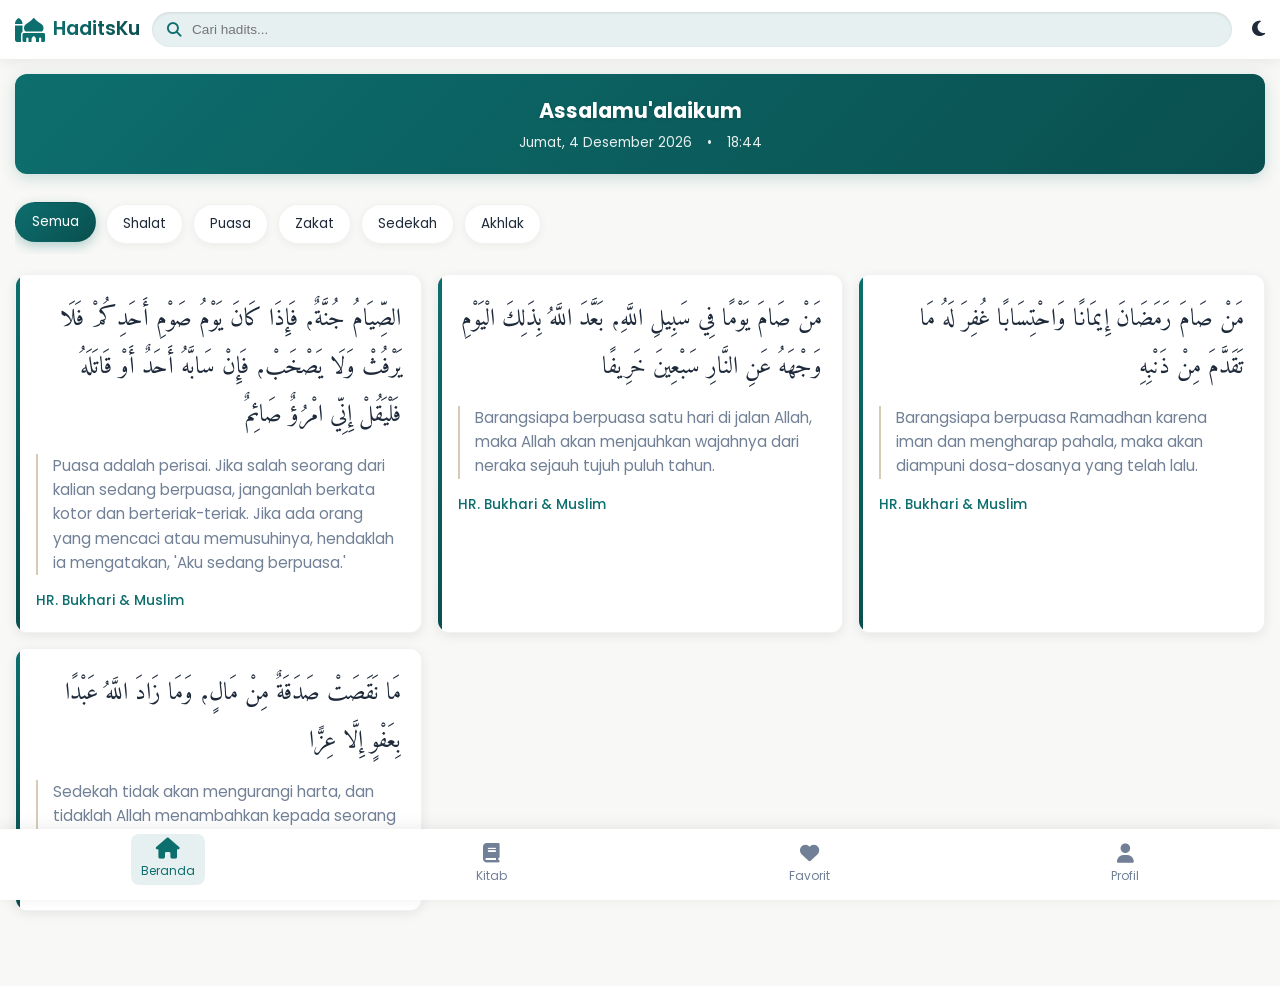
<file: index.html>
<!DOCTYPE html>
<html lang="id">
<head>
    <meta charset="UTF-8">
    <meta name="viewport" content="width=device-width, initial-scale=1.0">
    <title>HaditsKu - Portal Hadits Digital</title>
    <link rel="stylesheet" href="https://cdnjs.cloudflare.com/ajax/libs/font-awesome/6.4.2/css/all.min.css">
    <link href="https://fonts.googleapis.com/css2?family=Poppins:wght@300;400;500;600;700&family=Amiri:wght@400;700&display=swap" rel="stylesheet">
      <link rel="website icon" type="png" href="alquran.png">
    <style>
        :root {
            --primary: #0d6e6e;
            --primary-light: rgba(13, 110, 110, 0.1);
            --primary-dark: #0a4f4f;
            --secondary: #d6ccb5;
            --accent: #f5c361;
            --dark: #1e2a3a;
            --light: #f8f8f6;
            --gray: #718096;
            --arabic-font: 'Amiri', serif;
            
            /* Dark mode variables */
            --dark-bg: #121212;
            --dark-card: #1e1e1e;
            --dark-text: #e0e0e0;
            --dark-border: #333;
        }

        * {
            margin: 0;
            padding: 0;
            box-sizing: border-box;
        }

        body {
            font-family: 'Poppins', sans-serif;
            background-color: var(--light);
            color: var(--dark);
            line-height: 1.6;
            padding-bottom: 60px;
            transition: all 0.4s cubic-bezier(0.4, 0, 0.2, 1);
        }

        body.dark-mode {
            background-color: var(--dark-bg);
            color: var(--dark-text);
        }

        /* Header */
        .header {
            display: flex;
            align-items: center;
            padding: 12px 15px;
            background-color: white;
            box-shadow: 0 2px 15px rgba(0,0,0,0.08);
            position: sticky;
            top: 0;
            z-index: 100;
            transition: all 0.4s cubic-bezier(0.4, 0, 0.2, 1);
        }

        body.dark-mode .header {
            background-color: var(--dark-card);
            box-shadow: 0 2px 15px rgba(0,0,0,0.2);
        }

        .logo {
            display: flex;
            align-items: center;
            gap: 8px;
        }

        .logo-icon {
            color: var(--primary);
            font-size: 1.5rem;
            transition: transform 0.3s ease;
        }

        .logo:hover .logo-icon {
            transform: scale(1.1);
        }

        .logo-text h1 {
            font-size: 1.2rem;
            font-weight: 600;
            color: var(--primary);
            background: linear-gradient(to right, var(--primary), var(--primary-dark));
            -webkit-background-clip: text;
            -webkit-text-fill-color: transparent;
            transition: all 0.3s ease;
        }

        .search-container {
            flex: 1;
            margin: 0 12px;
            position: relative;
        }

        .search-input {
            width: 100%;
            padding: 10px 15px 10px 40px;
            border: none;
            border-radius: 25px;
            font-size: 0.85rem;
            background-color: var(--primary-light);
            color: var(--dark);
            transition: all 0.4s cubic-bezier(0.4, 0, 0.2, 1);
            box-shadow: inset 0 1px 3px rgba(0,0,0,0.1);
        }

        body.dark-mode .search-input {
            background-color: rgba(255,255,255,0.1);
            color: var(--dark-text);
        }

        .search-input:focus {
            outline: none;
            box-shadow: inset 0 1px 3px rgba(0,0,0,0.1), 0 0 0 2px var(--primary);
        }

        .search-icon {
            position: absolute;
            left: 15px;
            top: 50%;
            transform: translateY(-50%);
            color: var(--primary);
            font-size: 0.9rem;
        }

        .theme-toggle {
            background: none;
            border: none;
            color: var(--dark);
            font-size: 1.1rem;
            margin-left: 8px;
            cursor: pointer;
            transition: all 0.3s ease;
        }

        body.dark-mode .theme-toggle {
            color: var(--dark-text);
        }

        .theme-toggle:hover {
            transform: scale(1.1) rotate(15deg);
            color: var(--accent);
        }

        /* Main Content */
        .main {
            padding: 15px;
            animation: fadeIn 0.6s ease-out;
        }

        @keyframes fadeIn {
            from { opacity: 0; transform: translateY(10px); }
            to { opacity: 1; transform: translateY(0); }
        }

        .greeting {
            background: linear-gradient(135deg, var(--primary), var(--primary-dark));
            color: white;
            padding: 20px;
            border-radius: 12px;
            margin-bottom: 20px;
            text-align: center;
            box-shadow: 0 4px 15px rgba(13, 110, 110, 0.2);
            transition: all 0.4s cubic-bezier(0.4, 0, 0.2, 1);
            animation: slideUp 0.5s ease-out;
        }

        @keyframes slideUp {
            from { opacity: 0; transform: translateY(20px); }
            to { opacity: 1; transform: translateY(0); }
        }

        .greeting:hover {
            transform: translateY(-2px);
            box-shadow: 0 6px 20px rgba(13, 110, 110, 0.3);
        }

        .greeting h2 {
            font-size: 1.3rem;
            margin-bottom: 5px;
            text-shadow: 0 1px 3px rgba(0,0,0,0.2);
        }

        .time-info {
            display: flex;
            justify-content: center;
            gap: 15px;
            font-size: 0.85rem;
            opacity: 0.9;
        }

        /* Categories */
        .categories {
            display: flex;
            gap: 10px;
            overflow-x: auto;
            padding: 10px 0;
            margin-bottom: 20px;
            -webkit-overflow-scrolling: touch;
            scrollbar-width: none;
            animation: fadeIn 0.6s ease-out 0.1s both;
        }

        .categories::-webkit-scrollbar {
            display: none;
        }

        .category {
            padding: 8px 16px;
            background-color: white;
            border-radius: 20px;
            font-size: 0.85rem;
            white-space: nowrap;
            box-shadow: 0 2px 8px rgba(0,0,0,0.05);
            cursor: pointer;
            transition: all 0.3s cubic-bezier(0.4, 0, 0.2, 1);
            border: 1px solid rgba(0,0,0,0.05);
        }

        body.dark-mode .category {
            background-color: var(--dark-card);
            border-color: var(--dark-border);
        }

        .category.active {
            background: linear-gradient(135deg, var(--primary), var(--primary-dark));
            color: white;
            box-shadow: 0 4px 12px rgba(13, 110, 110, 0.3);
            transform: translateY(-2px);
        }

        .category:not(.active):hover {
            transform: translateY(-2px);
            box-shadow: 0 4px 10px rgba(0,0,0,0.1);
        }

        /* Hadith Cards */
        .hadith-list {
            display: grid;
            grid-template-columns: 1fr;
            gap: 15px;
        }

        .hadith-card {
            background-color: white;
            border-radius: 12px;
            padding: 20px;
            box-shadow: 0 3px 12px rgba(0,0,0,0.08);
            transition: all 0.4s cubic-bezier(0.4, 0, 0.2, 1);
            border: 1px solid rgba(0,0,0,0.05);
            animation: fadeIn 0.6s ease-out;
            position: relative;
            overflow: hidden;
        }

        .hadith-card::before {
            content: '';
            position: absolute;
            top: 0;
            left: 0;
            width: 4px;
            height: 100%;
            background: linear-gradient(to bottom, var(--primary), var(--primary-dark));
        }

        body.dark-mode .hadith-card {
            background-color: var(--dark-card);
            border-color: var(--dark-border);
        }

        .hadith-card:hover {
            transform: translateY(-5px);
            box-shadow: 0 8px 20px rgba(0,0,0,0.12);
        }

        .hadith-arabic {
            font-family: var(--arabic-font);
            font-size: 1.5rem;
            text-align: right;
            line-height: 2;
            margin-bottom: 15px;
            color: var(--dark);
            transition: color 0.4s cubic-bezier(0.4, 0, 0.2, 1);
        }

        body.dark-mode .hadith-arabic {
            color: var(--dark-text);
        }

        .hadith-translation {
            font-size: 0.95rem;
            color: var(--gray);
            margin-bottom: 15px;
            padding-left: 15px;
            border-left: 2px solid var(--secondary);
            transition: all 0.4s cubic-bezier(0.4, 0, 0.2, 1);
        }

        body.dark-mode .hadith-translation {
            color: #CBD5E0;
            border-left-color: var(--primary);
        }

        .hadith-meta {
            display: flex;
            justify-content: space-between;
            align-items: center;
            font-size: 0.85rem;
        }

        .hadith-source {
            color: var(--primary);
            font-weight: 500;
            transition: color 0.3s ease;
        }

        .hadith-actions {
            display: flex;
            gap: 10px;
        }

        .action-btn {
            background: none;
            border: none;
            color: var(--gray);
            font-size: 1rem;
            cursor: pointer;
            transition: all 0.3s ease;
        }

        .action-btn:hover {
            color: var(--primary);
            transform: scale(1.1);
        }

        /* Empty State */
        .empty-state {
            text-align: center;
            padding: 40px 20px;
            animation: fadeIn 0.6s ease-out;
        }

        .empty-icon {
            font-size: 3rem;
            color: #CBD5E0;
            margin-bottom: 15px;
            transition: all 0.4s ease;
        }

        .empty-state:hover .empty-icon {
            transform: scale(1.1) rotate(5deg);
            color: var(--primary);
        }

        .empty-title {
            font-size: 1.2rem;
            margin-bottom: 10px;
            color: var(--dark);
            transition: color 0.4s cubic-bezier(0.4, 0, 0.2, 1);
        }

        body.dark-mode .empty-title {
            color: var(--dark-text);
        }

        .empty-desc {
            font-size: 0.95rem;
            color: var(--gray);
            transition: color 0.4s cubic-bezier(0.4, 0, 0.2, 1);
        }

        /* Bottom Navigation */
        .bottom-nav {
            position: fixed;
            bottom: 0;
            left: 0;
            width: 100%;
            background-color: white;
            display: flex;
            justify-content: space-around;
            padding: 10px 0;
            box-shadow: 0 -2px 15px rgba(0,0,0,0.08);
            z-index: 90;
            transform: translateY(0);
            transition: all 0.4s cubic-bezier(0.4, 0, 0.2, 1);
        }

        body.dark-mode .bottom-nav {
            background-color: var(--dark-card);
            box-shadow: 0 -2px 15px rgba(0,0,0,0.2);
        }

        .bottom-nav.hidden {
            transform: translateY(100%);
        }

        .nav-item {
            display: flex;
            flex-direction: column;
            align-items: center;
            text-decoration: none;
            color: var(--gray);
            font-size: 0.75rem;
            padding: 5px 10px;
            border-radius: 8px;
            transition: all 0.3s cubic-bezier(0.4, 0, 0.2, 1);
        }

        .nav-item i {
            font-size: 1.2rem;
            margin-bottom: 3px;
            transition: all 0.3s ease;
        }

        .nav-item.active {
            color: var(--primary);
            background-color: var(--primary-light);
            transform: translateY(-5px);
        }

        .nav-item:not(.active):hover {
            color: var(--primary);
            transform: translateY(-2px);
        }

        .nav-item.active i {
            color: var(--primary);
            transform: scale(1.1);
        }

        /* Responsive */
        @media (min-width: 768px) {
            .hadith-list {
                grid-template-columns: repeat(2, 1fr);
            }
        }

        @media (min-width: 1024px) {
            .hadith-list {
                grid-template-columns: repeat(3, 1fr);
            }
        }
    </style>
</head>
<body>
    <!-- Header -->
    <header class="header">
        <div class="logo">
            <i class="fas fa-mosque logo-icon"></i>
            <div class="logo-text">
                <h1>HaditsKu</h1>
            </div>
        </div>
        <div class="search-container">
            <i class="fas fa-search search-icon"></i>
            <input type="text" class="search-input" placeholder="Cari hadits...">
        </div>
        <button class="theme-toggle" id="themeToggle">
            <i class="fas fa-moon"></i>
        </button>
    </header>

    <!-- Main Content -->
    <main class="main">
        <section class="greeting">
            <h2>Assalamu'alaikum</h2>
            <div class="time-info">
                <span id="date"></span>
                <span>•</span>
                <span id="time"></span>
            </div>
        </section>

        <section class="categories">
            <div class="category active">Semua</div>
            <div class="category">Shalat</div>
            <div class="category">Puasa</div>
            <div class="category">Zakat</div>
            <div class="category">Sedekah</div>
            <div class="category">Akhlak</div>
        </section>

        <section class="hadith-list" id="hadithList">
            <!-- Hadits akan dimuat di sini -->
        </section>

        <!-- Template untuk empty state -->
        <template id="emptyTemplate">
            <div class="empty-state">
                <div class="empty-icon">
                    <i class="fas fa-book-open"></i>
                </div>
                <h3 class="empty-title">Hadits Tidak Tersedia</h3>
                <p class="empty-desc">Maaf, hadits untuk kategori ini belum tersedia</p>
            </div>
        </template>
    </main>

    <!-- Bottom Navigation -->
    <nav class="bottom-nav" id="bottomNav">
        <a href="index.html" class="nav-item active">
            <i class="fas fa-home"></i>
            <span>Beranda</span>
        </a>
        <a href="kitab-hadist.html" class="nav-item">
            <i class="fas fa-book"></i>
            <span>Kitab</span>
        </a>
        <a href="favorite-hadist.html" class="nav-item">
            <i class="fas fa-heart"></i>
            <span>Favorit</span>
        </a>
        <a href="profil-hadist.html" class="nav-item">
            <i class="fas fa-user"></i>
            <span>Profil</span>
        </a>
    </nav>

    <script>
  document.addEventListener('DOMContentLoaded', function() {
    const bottomNavLinks = document.querySelectorAll('#bottomNav a');

    bottomNavLinks.forEach(link => {
      link.addEventListener('click', function(e) {
        e.preventDefault(); // Biar nggak reload sembarangan
        const target = this.getAttribute('href');

        if (target && target !== "#") {
          window.location.href = target; // Pindah ke halaman tujuan
        }
      });
    });
  });
        // Data hadits
        const hadithData = {
            "Semua": [
                {
                    arabic: "الصِّيَامُ جُنَّةٌ، فَإِذَا كَانَ يَوْمُ صَوْمِ أَحَدِكُمْ فَلَا يَرْفُثْ وَلَا يَصْخَبْ، فَإِنْ سَابَّهُ أَحَدٌ أَوْ قَاتَلَهُ فَلْيَقُلْ إِنِّي امْرُؤٌ صَائِمٌ",
                    translation: "Puasa adalah perisai. Jika salah seorang dari kalian sedang berpuasa, janganlah berkata kotor dan berteriak-teriak. Jika ada orang yang mencaci atau memusuhinya, hendaklah ia mengatakan, 'Aku sedang berpuasa.'",
                    source: "HR. Bukhari & Muslim"
                },
                {
                  "arabic": "مَنْ صَامَ يَوْمًا فِي سَبِيلِ اللَّهِ، بَعَّدَ اللَّهُ بِذَلِكَ الْيَوْمِ وَجْهَهُ عَنِ النَّارِ سَبْعِينَ خَرِيفًا",
                  "translation": "Barangsiapa berpuasa satu hari di jalan Allah, maka Allah akan menjauhkan wajahnya dari neraka sejauh tujuh puluh tahun.",
                   "source": "HR. Bukhari & Muslim"
              },
                {
                    arabic: "مَنْ صَامَ رَمَضَانَ إِيمَانًا وَاحْتِسَابًا غُفِرَ لَهُ مَا تَقَدَّمَ مِنْ ذَنْبِهِ",
                    translation: "Barangsiapa berpuasa Ramadhan karena iman dan mengharap pahala, maka akan diampuni dosa-dosanya yang telah lalu.",
                    source: "HR. Bukhari & Muslim"
                },
                {
                    arabic: "مَا نَقَصَتْ صَدَقَةٌ مِنْ مَالٍ، وَمَا زَادَ اللَّهُ عَبْدًا بِعَفْوٍ إِلَّا عِزًّا",
                    translation: "Sedekah tidak akan mengurangi harta, dan tidaklah Allah menambahkan kepada seorang hamba sifat pemaaf kecuali kemuliaan.",
                    source: "HR. Muslim"
                }
            ],
            "Shalat": [
                {
                    arabic: "إِذَا قَامَ أَحَدُكُمْ مِنَ اللَّيْلِ فَاسْتَعْجَمَ الْقُرْآنُ عَلَى لِسَانِهِ فَلَمْ يَدْرِ مَا يَقُولُ فَلْيَضْطَجِعْ",
                    translation: "Jika salah seorang dari kalian bangun malam lalu lisannya kesulitan membaca Al-Qur'an sehingga tidak tahu apa yang diucapkannya, maka hendaklah ia berbaring (tidur).",
                    source: "HR. Muslim"
                }
            ],
            "Puasa": [
                {
                    arabic: "الصِّيَامُ جُنَّةٌ، فَإِذَا كَانَ يَوْمُ صَوْمِ أَحَدِكُمْ فَلَا يَرْفُثْ وَلَا يَصْخَبْ، فَإِنْ سَابَّهُ أَحَدٌ أَوْ قَاتَلَهُ فَلْيَقُلْ إِنِّي امْرُؤٌ صَائِمٌ",
                    translation: "Puasa adalah perisai. Jika salah seorang dari kalian sedang berpuasa, janganlah berkata kotor dan berteriak-teriak. Jika ada orang yang mencaci atau memusuhinya, hendaklah ia mengatakan, 'Aku sedang berpuasa.'",
                    source: "HR. Bukhari & Muslim"
                }
            ],
            "Zakat": [],
            "Sedekah": [
                {
                    arabic: "مَا نَقَصَتْ صَدَقَةٌ مِنْ مَالٍ، وَمَا زَادَ اللَّهُ عَبْدًا بِعَفْوٍ إِلَّا عِزًّا",
                    translation: "Sedekah tidak akan mengurangi harta, dan tidaklah Allah menambahkan kepada seorang hamba sifat pemaaf kecuali kemuliaan.",
                    source: "HR. Muslim"
                }
            ],
            "Akhlak": [
                {
                    arabic: "مَنْ كَظَمَ غَيْظًا وَهُوَ قَادِرٌ عَلَى أَنْ يُنْفِذَهُ، دَعَاهُ اللَّهُ عَلَى رُءُوسِ الْخَلَائِقِ يَوْمَ الْقِيَامَةِ حَتَّى يُخَيِّرَهُ مِنَ الْحُورِ الْعِينِ مَا شَاءَ",
                    translation: "Barangsiapa menahan amarah padahal ia mampu meluapkannya, maka Allah akan memanggilnya di hadapan seluruh makhluk pada Hari Kiamat hingga memilihkan bidadari surga yang ia kehendaki.",
                    source: "HR. Abu Daud & Tirmidzi"
                }
            ]
        };

        // Fungsi untuk menampilkan waktu
        function updateDateTime() {
            const now = new Date();
            const days = ['Minggu', 'Senin', 'Selasa', 'Rabu', 'Kamis', 'Jumat', 'Sabtu'];
            const months = ['Januari', 'Februari', 'Maret', 'April', 'Mei', 'Juni', 'Juli', 'Agustus', 'September', 'Oktober', 'November', 'Desember'];
            
            const dayName = days[now.getDay()];
            const date = now.getDate();
            const monthName = months[now.getMonth()];
            const year = now.getFullYear();
            
            const hours = String(now.getHours()).padStart(2, '0');
            const minutes = String(now.getMinutes()).padStart(2, '0');
            
            document.getElementById('date').textContent = `${dayName}, ${date} ${monthName} ${year}`;
            document.getElementById('time').textContent = `${hours}:${minutes}`;
        }

        // Fungsi untuk merender hadits
        function renderHadith(category) {
            const container = document.getElementById('hadithList');
            container.innerHTML = '';
            
            const hadiths = hadithData[category] || [];
            
            if (hadiths.length === 0) {
                const emptyTemplate = document.getElementById('emptyTemplate');
                const emptyContent = emptyTemplate.content.cloneNode(true);
                container.appendChild(emptyContent);
            } else {
                hadiths.forEach((hadith, index) => {
                    const card = document.createElement('div');
                    card.className = 'hadith-card';
                    card.style.animationDelay = `${index * 0.1}s`;
                    card.innerHTML = `
                        <div class="hadith-arabic">${hadith.arabic}</div>
                        <div class="hadith-translation">${hadith.translation}</div>
                        <div class="hadith-meta">
                            <span class="hadith-source">${hadith.source}</span>
                        </div>
                    `;
                    container.appendChild(card);
                });
            }
        }

        // Fungsi untuk toggle kategori
        function setupCategoryButtons() {
            const categories = document.querySelectorAll('.category');
            categories.forEach(category => {
                category.addEventListener('click', function() {
                    categories.forEach(c => c.classList.remove('active'));
                    this.classList.add('active');
                    
                    // Animasi klik
                    this.style.transform = 'scale(0.95)';
                    setTimeout(() => {
                        this.style.transform = '';
                        renderHadith(this.textContent);
                    }, 200);
                });
            });
        }

        // Fungsi untuk pencarian
        function setupSearch() {
            const searchInput = document.querySelector('.search-input');
            searchInput.addEventListener('input', function() {
                const searchTerm = this.value.toLowerCase();
                const hadithCards = document.querySelectorAll('.hadith-card');
                
                if (searchTerm.length === 0) {
                    const activeCategory = document.querySelector('.category.active');
                    renderHadith(activeCategory.textContent);
                    return;
                }
                
                let hasResults = false;
                
                hadithCards.forEach(card => {
                    const text = card.textContent.toLowerCase();
                    if (text.includes(searchTerm)) {
                        card.style.display = 'block';
                        hasResults = true;
                        
                        // Animasi hasil pencarian
                        card.style.animation = 'none';
                        setTimeout(() => {
                            card.style.animation = 'fadeIn 0.6s ease-out';
                        }, 10);
                    } else {
                        card.style.display = 'none';
                    }
                });
                
                if (!hasResults) {
                    const container = document.getElementById('hadithList');
                    const emptyTemplate = document.getElementById('emptyTemplate');
                    const emptyContent = emptyTemplate.content.cloneNode(true);
                    
                    const emptyElement = emptyContent.querySelector('.empty-state');
                    emptyElement.querySelector('.empty-title').textContent = 'Hasil Tidak Ditemukan';
                    emptyElement.querySelector('.empty-desc').textContent = 'Tidak ada hadits yang sesuai dengan pencarian Anda';
                    
                    container.innerHTML = '';
                    container.appendChild(emptyContent);
                }
            });
        }

        // Fungsi untuk bottom navigation
        function setupBottomNav() {
            const navItems = document.querySelectorAll('.nav-item');
            navItems.forEach(item => {
                item.addEventListener('click', function(e) {
                    e.preventDefault();
                    navItems.forEach(nav => nav.classList.remove('active'));
                    this.classList.add('active');
                    
                    // Animasi klik
                    this.style.transform = 'scale(0.9)';
                    setTimeout(() => {
                        this.style.transform = '';
                    }, 200);
                });
            });
        }

        // Fungsi untuk toggle tema gelap
        function setupThemeToggle() {
            const themeToggle = document.getElementById('themeToggle');
            const icon = themeToggle.querySelector('i');
            
            // Check for saved theme preference
            if (localStorage.getItem('theme') === 'dark') {
                document.body.classList.add('dark-mode');
                icon.classList.replace('fa-moon', 'fa-sun');
            }
            
            themeToggle.addEventListener('click', function() {
                document.body.classList.toggle('dark-mode');
                
                // Animasi tombol tema
                this.style.transform = 'scale(1.2)';
                setTimeout(() => {
                    this.style.transform = '';
                }, 200);
                
                if (document.body.classList.contains('dark-mode')) {
                    localStorage.setItem('theme', 'dark');
                    icon.classList.replace('fa-moon', 'fa-sun');
                } else {
                    localStorage.setItem('theme', 'light');
                    icon.classList.replace('fa-sun', 'fa-moon');
                }
            });
        }

        // Fungsi untuk hide/show footer saat scroll
        function setupScrollBehavior() {
            const bottomNav = document.getElementById('bottomNav');
            let lastScrollPosition = 0;
            let ticking = false;
            
            window.addEventListener('scroll', function() {
                const currentScrollPosition = window.pageYOffset;
                
                if (!ticking) {
                    window.requestAnimationFrame(function() {
                        if (currentScrollPosition > lastScrollPosition && currentScrollPosition > 100) {
                            // Scrolling down
                            bottomNav.classList.add('hidden');
                        } else {
                            // Scrolling up
                            bottomNav.classList.remove('hidden');
                        }
                        lastScrollPosition = currentScrollPosition;
                        ticking = false;
                    });
                    ticking = true;
                }
            });
        }

        // Inisialisasi
        document.addEventListener('DOMContentLoaded', function() {
            updateDateTime();
            setInterval(updateDateTime, 1000);
            
            renderHadith('Semua');
            setupCategoryButtons();
            setupSearch();
            setupBottomNav();
            setupThemeToggle();
            setupScrollBehavior();
        });
    </script>
</body>
</html>
</file>
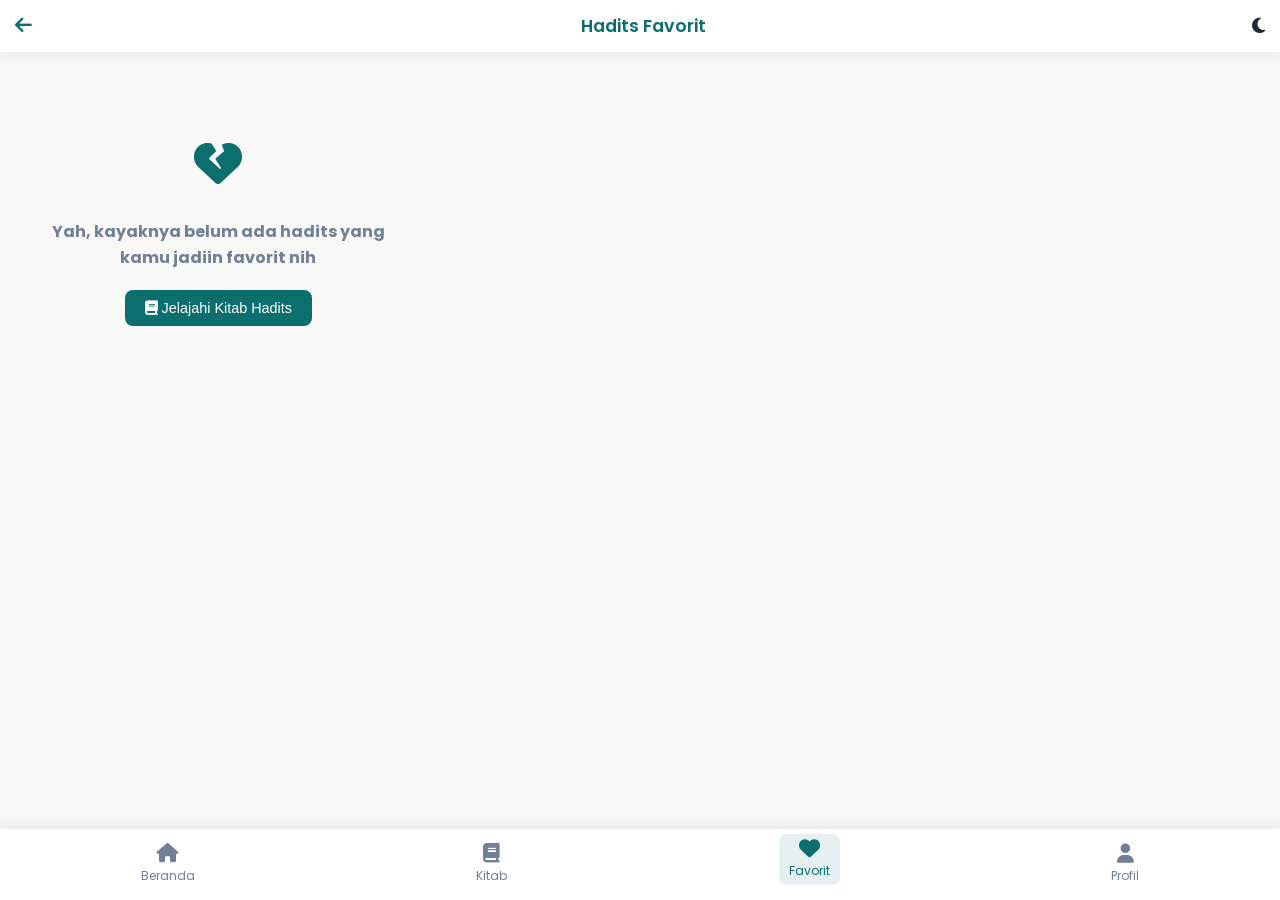
<file: favorite-hadist.html>
<!DOCTYPE html>
<html lang="id">
<head>
    <meta charset="UTF-8">
    <meta name="viewport" content="width=device-width, initial-scale=1.0">
    <title>Favorit - HaditsKu</title>
    <link rel="stylesheet" href="https://cdnjs.cloudflare.com/ajax/libs/font-awesome/6.4.2/css/all.min.css">
    <link href="https://fonts.googleapis.com/css2?family=Poppins:wght@300;400;500;600;700&family=Amiri:wght@400;700&display=swap" rel="stylesheet">
    <link rel="website icon" type="png" href="alquran.png">
    <style>
        :root {
            --primary: #0d6e6e;
            --primary-light: rgba(13, 110, 110, 0.1);
            --primary-dark: #0a4f4f;
            --secondary: #d6ccb5;
            --accent: #f5c361;
            --dark: #1e2a3a;
            --light: #f8f8f6;
            --gray: #718096;
            --arabic-font: 'Amiri', serif;
            
            /* Dark mode variables */
            --dark-bg: #121212;
            --dark-card: #1e1e1e;
            --dark-text: #e0e0e0;
            --dark-border: #333;
        }

        * {
            margin: 0;
            padding: 0;
            box-sizing: border-box;
        }

        body {
            font-family: 'Poppins', sans-serif;
            background-color: var(--light);
            color: var(--dark);
            line-height: 1.6;
            padding-bottom: 60px;
            transition: all 0.4s cubic-bezier(0.4, 0, 0.2, 1);
        }

        body.dark-mode {
            background-color: var(--dark-bg);
            color: var(--dark-text);
        }

        /* Header */
        .header {
            display: flex;
            align-items: center;
            padding: 12px 15px;
            background-color: white;
            box-shadow: 0 2px 15px rgba(0,0,0,0.08);
            position: sticky;
            top: 0;
            z-index: 100;
            transition: all 0.4s cubic-bezier(0.4, 0, 0.2, 1);
        }

        body.dark-mode .header {
            background-color: var(--dark-card);
            box-shadow: 0 2px 15px rgba(0,0,0,0.2);
        }

        .logo {
            display: flex;
            align-items: center;
            gap: 8px;
            text-decoration: none;
        }

        .logo-icon {
            color: var(--primary);
            font-size: 1.5rem;
            transition: transform 0.3s ease;
        }

        .logo:hover .logo-icon {
            transform: scale(1.1);
        }

        .logo-text h1 {
            font-size: 1.2rem;
            font-weight: 600;
            color: var(--primary);
            background: linear-gradient(to right, var(--primary), var(--primary-dark));
            -webkit-background-clip: text;
            -webkit-text-fill-color: transparent;
            transition: all 0.3s ease;
        }

        .back-btn {
            background: none;
            border: none;
            color: var(--primary);
            font-size: 1.2rem;
            margin-right: 10px;
            cursor: pointer;
            transition: transform 0.3s ease;
        }

        .back-btn:hover {
            transform: translateX(-3px);
        }

        .page-title {
            flex: 1;
            text-align: center;
            font-size: 1.1rem;
            font-weight: 600;
            color: var(--primary);
        }

        body.dark-mode .page-title {
            color: var(--secondary);
        }

        .theme-toggle {
            background: none;
            border: none;
            color: var(--dark);
            font-size: 1.1rem;
            margin-left: 8px;
            cursor: pointer;
            transition: all 0.3s ease;
        }

        body.dark-mode .theme-toggle {
            color: var(--dark-text);
        }

        .theme-toggle:hover {
            transform: scale(1.1) rotate(15deg);
            color: var(--accent);
        }

        /* Main Content */
        .main {
            padding: 15px;
            animation: fadeIn 0.6s ease-out;
        }

        @keyframes fadeIn {
            from { opacity: 0; transform: translateY(10px); }
            to { opacity: 1; transform: translateY(0); }
        }

        /* Favorit List */
        .favorit-list {
            display: grid;
            grid-template-columns: 1fr;
            gap: 15px;
            margin-top: 20px;
        }

        .favorit-card {
            background-color: white;
            border-radius: 12px;
            padding: 20px;
            box-shadow: 0 3px 12px rgba(0,0,0,0.08);
            transition: all 0.4s cubic-bezier(0.4, 0, 0.2, 1);
            border: 1px solid rgba(0,0,0,0.05);
            animation: fadeIn 0.6s ease-out;
            position: relative;
            overflow: hidden;
            display: flex;
            flex-direction: column;
            gap: 15px;
        }

        .favorit-card::before {
            content: '';
            position: absolute;
            top: 0;
            left: 0;
            width: 4px;
            height: 100%;
            background: linear-gradient(to bottom, var(--primary), var(--primary-dark));
        }

        body.dark-mode .favorit-card {
            background-color: var(--dark-card);
            border-color: var(--dark-border);
        }

        .favorit-card:hover {
            transform: translateY(-5px);
            box-shadow: 0 8px 20px rgba(0,0,0,0.12);
        }

        .favorit-header {
            display: flex;
            align-items: center;
            gap: 15px;
        }

        .favorit-icon {
            width: 50px;
            height: 50px;
            background-color: var(--primary-light);
            border-radius: 50%;
            display: flex;
            align-items: center;
            justify-content: center;
            color: var(--primary);
            font-size: 1.5rem;
            flex-shrink: 0;
            transition: all 0.3s ease;
        }

        .favorit-card:hover .favorit-icon {
            transform: scale(1.1);
            background-color: var(--primary);
            color: white;
        }

        .favorit-info {
            flex: 1;
        }

        .favorit-title {
            font-size: 1.1rem;
            font-weight: 600;
            margin-bottom: 5px;
            color: var(--dark);
            transition: color 0.4s cubic-bezier(0.4, 0, 0.2, 1);
        }

        body.dark-mode .favorit-title {
            color: var(--dark-text);
        }

        .favorit-kitab {
            font-size: 0.85rem;
            color: var(--gray);
            transition: color 0.4s cubic-bezier(0.4, 0, 0.2, 1);
        }

        body.dark-mode .favorit-kitab {
            color: #CBD5E0;
        }

        .favorit-content {
            font-family: var(--arabic-font);
            font-size: 1.5rem;
            text-align: right;
            line-height: 1.8;
            margin: 10px 0;
            color: var(--dark);
        }

        body.dark-mode .favorit-content {
            color: var(--dark-text);
        }

        .favorit-translation {
            font-size: 0.9rem;
            color: var(--gray);
            font-style: italic;
            margin-top: 5px;
        }

        .favorit-actions {
            display: flex;
            justify-content: space-between;
            align-items: center;
            margin-top: 15px;
        }

        .favorit-date {
            font-size: 0.75rem;
            color: var(--gray);
        }

        .favorit-remove {
            background: none;
            border: none;
            color: #e74c3c;
            font-size: 1rem;
            cursor: pointer;
            transition: all 0.3s ease;
        }

        .favorit-remove:hover {
            transform: scale(1.1);
            color: #c0392b;
        }

        .empty-state {
            text-align: center;
            padding: 40px 20px;
            color: var(--gray);
        }

        .empty-icon {
            font-size: 3rem;
            margin-bottom: 15px;
            color: var(--primary);
        }

        .empty-text {
            font-size: 1rem;
            margin-bottom: 20px;
        }

        .empty-btn {
            background-color: var(--primary);
            color: white;
            border: none;
            padding: 10px 20px;
            border-radius: 8px;
            font-size: 0.9rem;
            cursor: pointer;
            transition: all 0.3s ease;
        }

        .empty-btn:hover {
            background-color: var(--primary-dark);
            transform: translateY(-2px);
        }

        /* Bottom Navigation */
        .bottom-nav {
            position: fixed;
            bottom: 0;
            left: 0;
            width: 100%;
            background-color: white;
            display: flex;
            justify-content: space-around;
            padding: 10px 0;
            box-shadow: 0 -2px 15px rgba(0,0,0,0.08);
            z-index: 90;
            transform: translateY(0);
            transition: all 0.4s cubic-bezier(0.4, 0, 0.2, 1);
        }

        body.dark-mode .bottom-nav {
            background-color: var(--dark-card);
            box-shadow: 0 -2px 15px rgba(0,0,0,0.2);
        }

        .bottom-nav.hidden {
            transform: translateY(100%);
        }

        .nav-item {
            display: flex;
            flex-direction: column;
            align-items: center;
            text-decoration: none;
            color: var(--gray);
            font-size: 0.75rem;
            padding: 5px 10px;
            border-radius: 8px;
            transition: all 0.3s cubic-bezier(0.4, 0, 0.2, 1);
        }

        .nav-item i {
            font-size: 1.2rem;
            margin-bottom: 3px;
            transition: all 0.3s ease;
        }

        .nav-item.active {
            color: var(--primary);
            background-color: var(--primary-light);
            transform: translateY(-5px);
        }

        .nav-item:not(.active):hover {
            color: var(--primary);
            transform: translateY(-2px);
        }

        .nav-item.active i {
            color: var(--primary);
            transform: scale(1.1);
        }

        /* Responsive */
        @media (min-width: 768px) {
            .favorit-list {
                grid-template-columns: repeat(2, 1fr);
            }
        }

        @media (min-width: 1024px) {
            .favorit-list {
                grid-template-columns: repeat(3, 1fr);
            }
        }
    </style>
</head>
<body>
    <!-- Header -->
    <header class="header">
        <button class="back-btn" onclick="window.history.back()">
            <i class="fas fa-arrow-left"></i>
        </button>
        <div class="page-title">Hadits Favorit</div>
        <button class="theme-toggle" id="themeToggle">
            <i class="fas fa-moon"></i>
        </button>
    </header>

    <!-- Main Content -->
    <main class="main">
        <div class="favorit-list" id="favoritList">
            <!-- Daftar favorit akan dimuat di sini -->
        </div>
    </main>

    <!-- Bottom Navigation -->
    <nav class="bottom-nav" id="bottomNav">
        <a href="index.html" class="nav-item">
            <i class="fas fa-home"></i>
            <span>Beranda</span>
        </a>
        <a href="kitab-hadist.html" class="nav-item">
            <i class="fas fa-book"></i>
            <span>Kitab</span>
        </a>
        <a href="favorite-hadist.html" class="nav-item active">
            <i class="fas fa-heart"></i>
            <span>Favorit</span>
        </a>
        <a href="profil-hadist.html" class="nav-item">
            <i class="fas fa-user"></i>
            <span>Profil</span>
        </a>
    </nav>

    <script>
        // Fungsi untuk mendapatkan data favorit dari localStorage
        function getFavorites() {
            const favorites = localStorage.getItem('hadithFavorites');
            return favorites ? JSON.parse(favorites) : [];
        }

        // Fungsi untuk merender daftar favorit
        function renderFavorites() {
            const container = document.getElementById('favoritList');
            const favorites = getFavorites();
            
            container.innerHTML = '';
            
            if (favorites.length === 0) {
                container.innerHTML = `
                    <div class="empty-state">
                        <div class="empty-icon">
                            <i class="fas fa-heart-broken"></i>
                        </div>
                        <h3 class="empty-text">Yah, kayaknya belum ada hadits yang kamu jadiin favorit nih</h3>
                        <button class="empty-btn" onclick="window.location.href='kitab-hadist.html'">
                            <i class="fas fa-book"></i> Jelajahi Kitab Hadits
                        </button>
                    </div>
                `;
                return;
            }
            
            favorites.forEach((fav, index) => {
                const card = document.createElement('div');
                card.className = 'favorit-card';
                card.style.animationDelay = `${index * 0.1}s`;
                card.innerHTML = `
                    <div class="favorit-header">
                        <div class="favorit-icon" style="background-color: ${fav.color}20; color: ${fav.color}">
                            <i class="${fav.icon}"></i>
                        </div>
                        <div class="favorit-info">
                            <h3 class="favorit-title">Hadits ${fav.hadithNumber}</h3>
                            <p class="favorit-kitab">${fav.kitabName} - ${fav.author}</p>
                        </div>
                    </div>
                    <div class="favorit-content">
                        ${fav.arabicText}
                    </div>
                    <div class="favorit-translation">
                        ${fav.translation}
                    </div>
                    <div class="favorit-actions">
                        <span class="favorit-date">
                            <i class="far fa-calendar-alt"></i> ${new Date(fav.savedAt).toLocaleDateString()}
                        </span>
                        <button class="favorit-remove" data-id="${fav.id}">
                            <i class="fas fa-trash-alt"></i> Hapus
                        </button>
                    </div>
                `;
                
                container.appendChild(card);
            });
            
            // Tambahkan event listener untuk tombol hapus
            document.querySelectorAll('.favorit-remove').forEach(btn => {
                btn.addEventListener('click', function() {
                    const id = this.getAttribute('data-id');
                    removeFavorite(id);
                });
            });
        }

        // Fungsi untuk menghapus favorit
        function removeFavorite(id) {
            const favorites = getFavorites();
            const updatedFavorites = favorites.filter(fav => fav.id !== id);
            localStorage.setItem('hadithFavorites', JSON.stringify(updatedFavorites));
            renderFavorites();
            
            // Animasi penghapusan
            const btn = document.querySelector(`.favorit-remove[data-id="${id}"]`);
            if (btn) {
                btn.innerHTML = '<i class="fas fa-check"></i> Terhapus';
                btn.style.color = '#2ecc71';
                setTimeout(() => {
                    renderFavorites();
                }, 500);
            }
        }

        // Fungsi untuk toggle tema gelap
        function setupThemeToggle() {
            const themeToggle = document.getElementById('themeToggle');
            const icon = themeToggle.querySelector('i');
            
            // Check for saved theme preference
            if (localStorage.getItem('theme') === 'dark') {
                document.body.classList.add('dark-mode');
                icon.classList.replace('fa-moon', 'fa-sun');
            }
            
            themeToggle.addEventListener('click', function() {
                document.body.classList.toggle('dark-mode');
                
                // Animasi tombol tema
                this.style.transform = 'scale(1.2)';
                setTimeout(() => {
                    this.style.transform = '';
                }, 200);
                
                if (document.body.classList.contains('dark-mode')) {
                    localStorage.setItem('theme', 'dark');
                    icon.classList.replace('fa-moon', 'fa-sun');
                } else {
                    localStorage.setItem('theme', 'light');
                    icon.classList.replace('fa-sun', 'fa-moon');
                }
            });
        }

        // Fungsi untuk hide/show footer saat scroll
        function setupScrollBehavior() {
            const bottomNav = document.getElementById('bottomNav');
            let lastScrollPosition = 0;
            let ticking = false;
            
            window.addEventListener('scroll', function() {
                const currentScrollPosition = window.pageYOffset;
                
                if (!ticking) {
                    window.requestAnimationFrame(function() {
                        if (currentScrollPosition > lastScrollPosition && currentScrollPosition > 100) {
                            // Scrolling down
                            bottomNav.classList.add('hidden');
                        } else {
                            // Scrolling up
                            bottomNav.classList.remove('hidden');
                        }
                        lastScrollPosition = currentScrollPosition;
                        ticking = false;
                    });
                    ticking = true;
                }
            });
        }

        // Fungsi untuk bottom navigation
        function setupBottomNav() {
            const navItems = document.querySelectorAll('.nav-item');
            const currentPage = window.location.pathname.split('/').pop() || 'index.html';
            
            navItems.forEach(item => {
                const itemHref = item.getAttribute('href').split('/').pop();
                
                // Set active class based on current page
                if (itemHref === currentPage) {
                    item.classList.add('active');
                } else {
                    item.classList.remove('active');
                }
                
                // Add click animation
                item.addEventListener('click', function(e) {
                    if (!this.classList.contains('active')) {
                        this.style.transform = 'scale(0.9)';
                        setTimeout(() => {
                            this.style.transform = '';
                        }, 200);
                    }
                });
            });
        }

        // Inisialisasi
        document.addEventListener('DOMContentLoaded', function() {
            renderFavorites();
            setupThemeToggle();
            setupScrollBehavior();
            setupBottomNav();
        });
    </script>
</body>
</html>
</file>
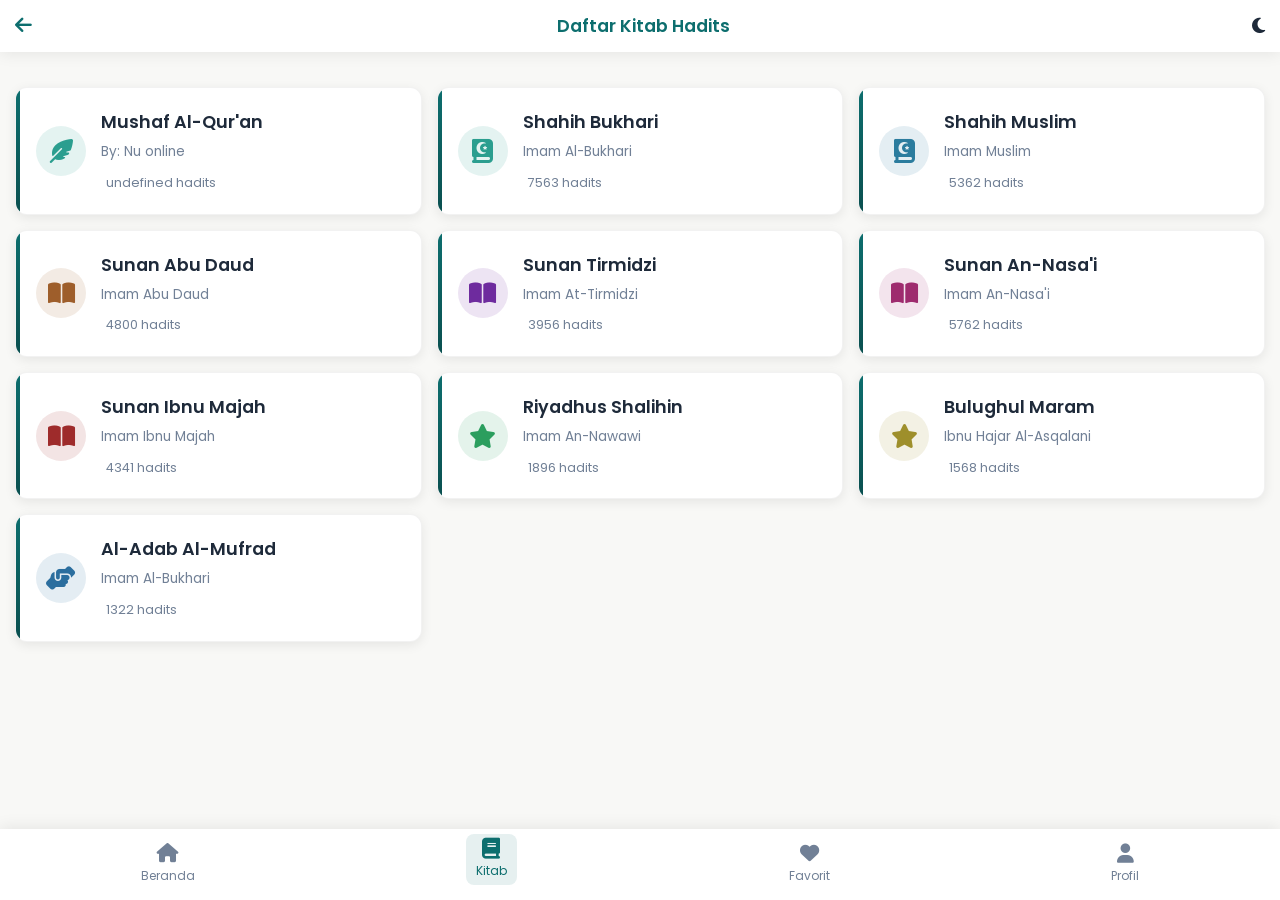
<file: kitab-hadist.html>
<!DOCTYPE html>
<html lang="id">
<head>
    <meta charset="UTF-8">
    <meta name="viewport" content="width=device-width, initial-scale=1.0">
    <title>Kitab Hadits - HaditsKu</title>
    <link rel="stylesheet" href="https://cdnjs.cloudflare.com/ajax/libs/font-awesome/6.4.2/css/all.min.css">
    <link href="https://fonts.googleapis.com/css2?family=Poppins:wght@300;400;500;600;700&family=Amiri:wght@400;700&display=swap" rel="stylesheet">
    <link rel="website icon" type="png" href="alquran.png">
    <style>
        :root {
            --primary: #0d6e6e;
            --primary-light: rgba(13, 110, 110, 0.1);
            --primary-dark: #0a4f4f;
            --secondary: #d6ccb5;
            --accent: #f5c361;
            --dark: #1e2a3a;
            --light: #f8f8f6;
            --gray: #718096;
            --arabic-font: 'Amiri', serif;
            
            /* Dark mode variables */
            --dark-bg: #121212;
            --dark-card: #1e1e1e;
            --dark-text: #e0e0e0;
            --dark-border: #333;
        }

        * {
            margin: 0;
            padding: 0;
            box-sizing: border-box;
        }

        body {
            font-family: 'Poppins', sans-serif;
            background-color: var(--light);
            color: var(--dark);
            line-height: 1.6;
            padding-bottom: 60px;
            transition: all 0.4s cubic-bezier(0.4, 0, 0.2, 1);
        }

        body.dark-mode {
            background-color: var(--dark-bg);
            color: var(--dark-text);
        }

        /* Header */
        .header {
            display: flex;
            align-items: center;
            padding: 12px 15px;
            background-color: white;
            box-shadow: 0 2px 15px rgba(0,0,0,0.08);
            position: sticky;
            top: 0;
            z-index: 100;
            transition: all 0.4s cubic-bezier(0.4, 0, 0.2, 1);
        }

        body.dark-mode .header {
            background-color: var(--dark-card);
            box-shadow: 0 2px 15px rgba(0,0,0,0.2);
        }

        .logo {
            display: flex;
            align-items: center;
            gap: 8px;
            text-decoration: none;
        }

        .logo-icon {
            color: var(--primary);
            font-size: 1.5rem;
            transition: transform 0.3s ease;
        }

        .logo:hover .logo-icon {
            transform: scale(1.1);
        }

        .logo-text h1 {
            font-size: 1.2rem;
            font-weight: 600;
            color: var(--primary);
            background: linear-gradient(to right, var(--primary), var(--primary-dark));
            -webkit-background-clip: text;
            -webkit-text-fill-color: transparent;
            transition: all 0.3s ease;
        }

        .back-btn {
            background: none;
            border: none;
            color: var(--primary);
            font-size: 1.2rem;
            margin-right: 10px;
            cursor: pointer;
            transition: transform 0.3s ease;
        }

        .back-btn:hover {
            transform: translateX(-3px);
        }

        .page-title {
            flex: 1;
            text-align: center;
            font-size: 1.1rem;
            font-weight: 600;
            color: var(--primary);
        }

        body.dark-mode .page-title {
            color: var(--secondary);
        }

        .theme-toggle {
            background: none;
            border: none;
            color: var(--dark);
            font-size: 1.1rem;
            margin-left: 8px;
            cursor: pointer;
            transition: all 0.3s ease;
        }

        body.dark-mode .theme-toggle {
            color: var(--dark-text);
        }

        .theme-toggle:hover {
            transform: scale(1.1) rotate(15deg);
            color: var(--accent);
        }

        /* Main Content */
        .main {
            padding: 15px;
            animation: fadeIn 0.6s ease-out;
        }

        @keyframes fadeIn {
            from { opacity: 0; transform: translateY(10px); }
            to { opacity: 1; transform: translateY(0); }
        }

        /* Kitab List */
        .kitab-list {
            display: grid;
            grid-template-columns: 1fr;
            gap: 15px;
            margin-top: 20px;
        }
            /* Tambahkan style baru ini */

        .kitab-card:focus, .kitab-card:active {
            outline: none; /* Menghilangkan outline saat focus */
        }

        .kitab-card {
            background-color: white;
            border-radius: 12px;
            padding: 20px;
            box-shadow: 0 3px 12px rgba(0,0,0,0.08);
            transition: all 0.4s cubic-bezier(0.4, 0, 0.2, 1);
            border: 1px solid rgba(0,0,0,0.05);
            animation: fadeIn 0.6s ease-out;
            position: relative;
            overflow: hidden;
            display: flex;
            align-items: center;
            gap: 15px;
            cursor: pointer;
             text-decoration: none !important; /* Menghilangkan garis bawah */
            color: inherit; /* Mempertahankan warna teks */
            display: flex; /* Tetap mempertahankan flex layout */
        }

        .kitab-card::before {
            content: '';
            position: absolute;
            top: 0;
            left: 0;
            width: 4px;
            height: 100%;
            background: linear-gradient(to bottom, var(--primary), var(--primary-dark));
        }

        body.dark-mode .kitab-card {
            background-color: var(--dark-card);
            border-color: var(--dark-border);
        }

        .kitab-card:hover {
            transform: translateY(-5px);
            box-shadow: 0 8px 20px rgba(0,0,0,0.12);
        }

        .kitab-icon {
            width: 50px;
            height: 50px;
            background-color: var(--primary-light);
            border-radius: 50%;
            display: flex;
            align-items: center;
            justify-content: center;
            color: var(--primary);
            font-size: 1.5rem;
            flex-shrink: 0;
            transition: all 0.3s ease;
        }

        .kitab-card:hover .kitab-icon {
            transform: scale(1.1);
            background-color: var(--primary);
            color: white;
        }

        .kitab-info {
            flex: 1;
        }

        .kitab-title {
            font-size: 1.1rem;
            font-weight: 600;
            margin-bottom: 5px;
            color: var(--dark);
            transition: color 0.4s cubic-bezier(0.4, 0, 0.2, 1);
        }

        body.dark-mode .kitab-title {
            color: var(--dark-text);
        }

        .kitab-author {
            font-size: 0.85rem;
            color: var(--gray);
            transition: color 0.4s cubic-bezier(0.4, 0, 0.2, 1);
        }

        body.dark-mode .kitab-author {
            color: #CBD5E0;
        }

        .kitab-stats {
            display: flex;
            gap: 15px;
            margin-top: 10px;
            font-size: 0.8rem;
        }

        .kitab-stat {
            display: flex;
            align-items: center;
            gap: 5px;
            color: var(--gray);
        }

        .kitab-stat i {
            color: var(--primary);
        }

        /* Bottom Navigation */
        .bottom-nav {
            position: fixed;
            bottom: 0;
            left: 0;
            width: 100%;
            background-color: white;
            display: flex;
            justify-content: space-around;
            padding: 10px 0;
            box-shadow: 0 -2px 15px rgba(0,0,0,0.08);
            z-index: 90;
            transform: translateY(0);
            transition: all 0.4s cubic-bezier(0.4, 0, 0.2, 1);
        }

        body.dark-mode .bottom-nav {
            background-color: var(--dark-card);
            box-shadow: 0 -2px 15px rgba(0,0,0,0.2);
        }

        .bottom-nav.hidden {
            transform: translateY(100%);
        }

        .nav-item {
            display: flex;
            flex-direction: column;
            align-items: center;
            text-decoration: none;
            color: var(--gray);
            font-size: 0.75rem;
            padding: 5px 10px;
            border-radius: 8px;
            transition: all 0.3s cubic-bezier(0.4, 0, 0.2, 1);
        }

        .nav-item i {
            font-size: 1.2rem;
            margin-bottom: 3px;
            transition: all 0.3s ease;
        }

        .nav-item.active {
            color: var(--primary);
            background-color: var(--primary-light);
            transform: translateY(-5px);
        }

        .nav-item:not(.active):hover {
            color: var(--primary);
            transform: translateY(-2px);
        }

        .nav-item.active i {
            color: var(--primary);
            transform: scale(1.1);
        }

        /* Responsive */
        @media (min-width: 768px) {
            .kitab-list {
                grid-template-columns: repeat(2, 1fr);
            }
        }

        @media (min-width: 1024px) {
            .kitab-list {
                grid-template-columns: repeat(3, 1fr);
            }
        }
    </style>
</head>
<body>
    <!-- Header -->
    <header class="header">
        <button class="back-btn" onclick="window.history.back()">
            <i class="fas fa-arrow-left"></i>
        </button>
        <div class="page-title">Daftar Kitab Hadits</div>
        <button class="theme-toggle" id="themeToggle">
            <i class="fas fa-moon"></i>
        </button>
    </header>

    <!-- Main Content -->
    <main class="main">
        <div class="kitab-list" id="kitabList">
            <!-- Kitab akan dimuat di sini -->
        </div>
    </main>

    <!-- Bottom Navigation -->
    <nav class="bottom-nav" id="bottomNav">
        <a href="index.html" class="nav-item">
            <i class="fas fa-home"></i>
            <span>Beranda</span>
        </a>
        <a href="kitab-hadist.html" class="nav-item active">
            <i class="fas fa-book"></i>
            <span>Kitab</span>
        </a>
        <a href="favorite-hadist.html" class="nav-item">
            <i class="fas fa-heart"></i>
            <span>Favorit</span>
        </a>
        <a href="profil-hadist.html" class="nav-item">
            <i class="fas fa-user"></i>
            <span>Profil</span>
        </a>
    </nav>

    <script>
        // Data kitab hadits dengan URL tujuan masing-masing
        const kitabData = [
         {
                id: 0,
                title: "Mushaf Al-Qur'an",
                author: "By: Nu online",
                Count: 114,
                icon: "fas fa-feather-alt",
                color: "#2B9E8F",
                url: "https://quran.nu.or.id/"
            },
           
            {
                id: 1,
                title: "Shahih Bukhari",
                author: "Imam Al-Bukhari",
                hadithCount: 7563,
                icon: "fas fa-book-quran",
                color: "#2B9E8F",
                url: "shahih-bukhari.html"
            },
            {
                id: 2,
                title: "Shahih Muslim",
                author: "Imam Muslim",
                hadithCount: 5362,
                icon: "fas fa-book-quran",
                color: "#2B7C9E",
                url: "shahih-muslim.html"
            },
            {
                id: 3,
                title: "Sunan Abu Daud",
                author: "Imam Abu Daud",
                hadithCount: 4800,
                icon: "fas fa-book-open",
                color: "#9E5E2B",
                url: "sunan-abu-daud.html"
            },
            {
                id: 4,
                title: "Sunan Tirmidzi",
                author: "Imam At-Tirmidzi",
                hadithCount: 3956,
                icon: "fas fa-book-open",
                color: "#6E2B9E",
                url: "sunan-tirmidzi.html"
            },
            {
                id: 5,
                title: "Sunan An-Nasa'i",
                author: "Imam An-Nasa'i",
                hadithCount: 5762,
                icon: "fas fa-book-open",
                color: "#9E2B6E",
                url: "sunan-nasai.html"
            },
            {
                id: 6,
                title: "Sunan Ibnu Majah",
                author: "Imam Ibnu Majah",
                hadithCount: 4341,
                icon: "fas fa-book-open",
                color: "#9E2B2B",
                url: "sunan-ibnu-majah.html"
            },
            {
                id: 7,
                title: "Riyadhus Shalihin",
                author: "Imam An-Nawawi",
                hadithCount: 1896,
                icon: "fas fa-star",
                color: "#2B9E5E",
                url: "riyadhus-shalihin.html"
            },
            {
                id: 8,
                title: "Bulughul Maram",
                author: "Ibnu Hajar Al-Asqalani",
                hadithCount: 1568,
                icon: "fas fa-star",
                color: "#9E8F2B",
                url: "bulughul-maram.html"
            },
            {
                id: 9,
                title: "Al-Adab Al-Mufrad",
                author: "Imam Al-Bukhari",
                hadithCount: 1322,
                icon: "fas fa-hands-helping",
                color: "#2B6E9E",
                url: "adab-mufrad.html"
            }
        ];

        // Fungsi untuk merender daftar kitab
        function renderKitabList() {
            const container = document.getElementById('kitabList');
            container.innerHTML = '';
            
            kitabData.forEach((kitab, index) => {
                const card = document.createElement('a');
                card.className = 'kitab-card';
                card.href = kitab.url; // Link langsung ke halaman kitab
                card.style.animationDelay = `${index * 0.1}s`;
                card.innerHTML = `
                    <div class="kitab-icon" style="background-color: ${kitab.color}20; color: ${kitab.color}">
                        <i class="${kitab.icon}"></i>
                    </div>
                    <div class="kitab-info">
                        <h3 class="kitab-title">${kitab.title}</h3>
                        <p class="kitab-author">${kitab.author}</p>
                        <div class="kitab-stats">
                            <span class="kitab-stat">
                                <i class="fas fa-hadith"></i> ${kitab.hadithCount} hadits
                            </span>
                        </div>
                    </div>
                `;
                
                // Animasi saat diklik
                card.addEventListener('click', (e) => {
                    e.preventDefault();
                    card.style.transform = 'scale(0.98)';
                    setTimeout(() => {
                        card.style.transform = '';
                        window.location.href = kitab.url;
                    }, 200);
                });
                
                container.appendChild(card);
            });
        }

        // Fungsi untuk toggle tema gelap
        function setupThemeToggle() {
            const themeToggle = document.getElementById('themeToggle');
            const icon = themeToggle.querySelector('i');
            
            // Check for saved theme preference
            if (localStorage.getItem('theme') === 'dark') {
                document.body.classList.add('dark-mode');
                icon.classList.replace('fa-moon', 'fa-sun');
            }
            
            themeToggle.addEventListener('click', function() {
                document.body.classList.toggle('dark-mode');
                
                // Animasi tombol tema
                this.style.transform = 'scale(1.2)';
                setTimeout(() => {
                    this.style.transform = '';
                }, 200);
                
                if (document.body.classList.contains('dark-mode')) {
                    localStorage.setItem('theme', 'dark');
                    icon.classList.replace('fa-moon', 'fa-sun');
                } else {
                    localStorage.setItem('theme', 'light');
                    icon.classList.replace('fa-sun', 'fa-moon');
                }
            });
        }

        // Fungsi untuk hide/show footer saat scroll
        function setupScrollBehavior() {
            const bottomNav = document.getElementById('bottomNav');
            let lastScrollPosition = 0;
            let ticking = false;
            
            window.addEventListener('scroll', function() {
                const currentScrollPosition = window.pageYOffset;
                
                if (!ticking) {
                    window.requestAnimationFrame(function() {
                        if (currentScrollPosition > lastScrollPosition && currentScrollPosition > 100) {
                            // Scrolling down
                            bottomNav.classList.add('hidden');
                        } else {
                            // Scrolling up
                            bottomNav.classList.remove('hidden');
                        }
                        lastScrollPosition = currentScrollPosition;
                        ticking = false;
                    });
                    ticking = true;
                }
            });
        }

        // Fungsi untuk bottom navigation
        function setupBottomNav() {
            const navItems = document.querySelectorAll('.nav-item');
            const currentPage = window.location.pathname.split('/').pop() || 'index.html';
            
            navItems.forEach(item => {
                const itemHref = item.getAttribute('href').split('/').pop();
                
                // Set active class based on current page
                if (itemHref === currentPage) {
                    item.classList.add('active');
                } else {
                    item.classList.remove('active');
                }
                
                // Add click animation
                item.addEventListener('click', function(e) {
                    if (!this.classList.contains('active')) {
                        this.style.transform = 'scale(0.9)';
                        setTimeout(() => {
                            this.style.transform = '';
                        }, 200);
                    }
                });
            });
        }

        // Inisialisasi
        document.addEventListener('DOMContentLoaded', function() {
            renderKitabList();
            setupThemeToggle();
            setupScrollBehavior();
            setupBottomNav();
        });
    </script>
</body>
</html>
</file>
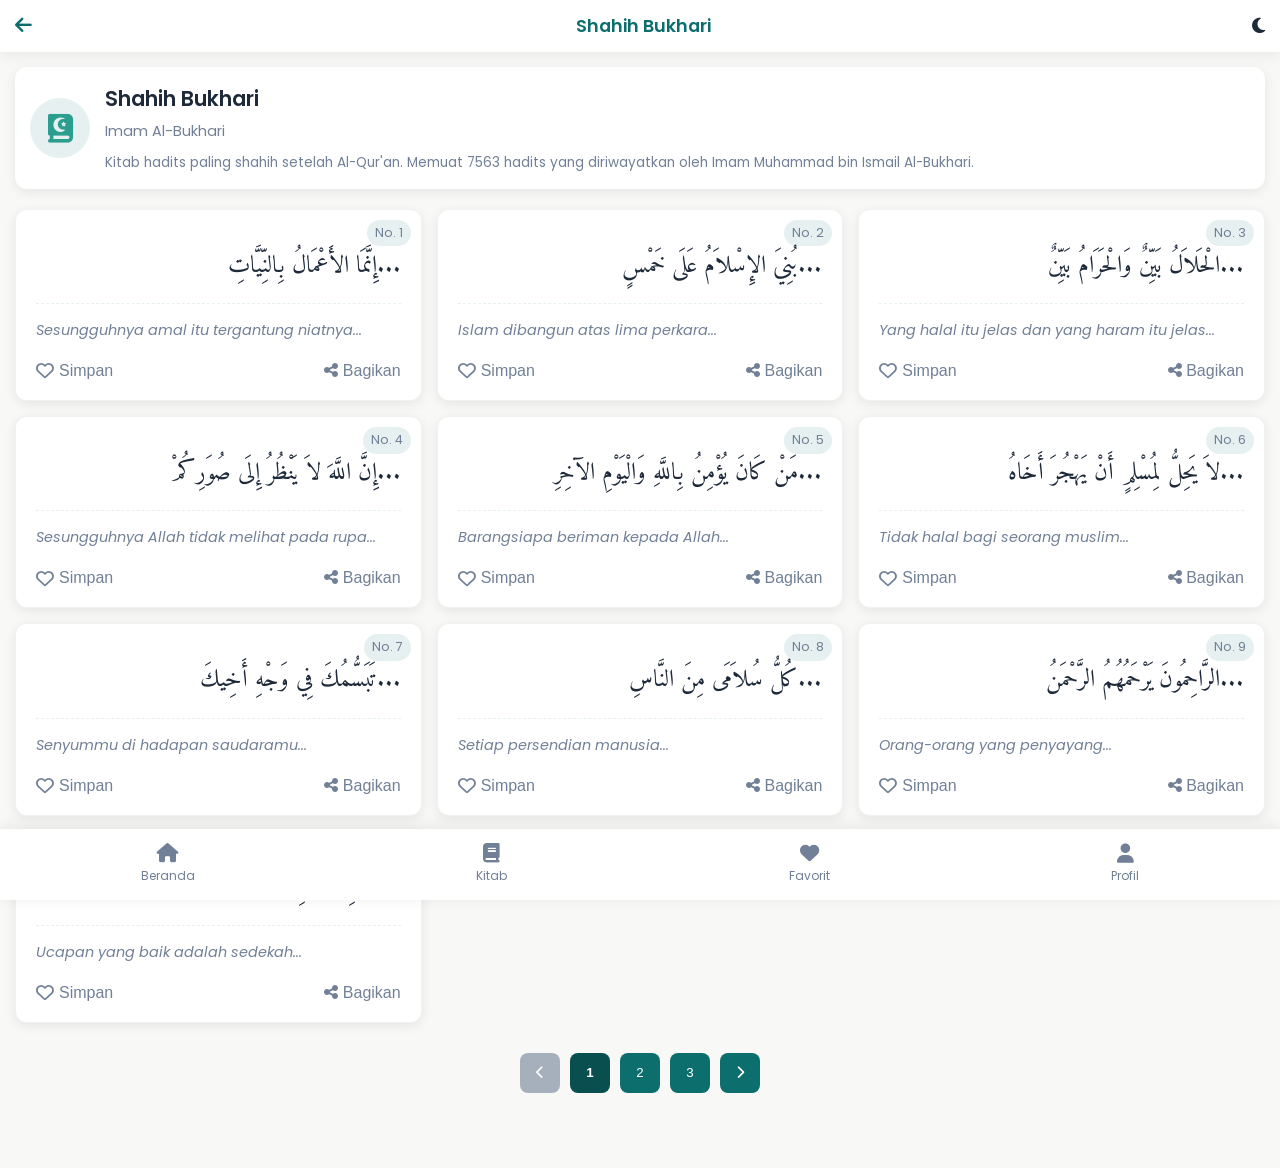
<file: shahih-bukhari.html>
<!DOCTYPE html>
<html lang="id">
<head>
    <meta charset="UTF-8">
    <meta name="viewport" content="width=device-width, initial-scale=1.0">
    <title>Shahih Bukhari - HaditsKu</title>
    <link rel="stylesheet" href="https://cdnjs.cloudflare.com/ajax/libs/font-awesome/6.4.2/css/all.min.css">
    <link href="https://fonts.googleapis.com/css2?family=Poppins:wght@300;400;500;600;700&family=Amiri:wght@400;700&display=swap" rel="stylesheet">
    <link rel="website icon" type="png" href="alquran.png">
    <style>
        :root {
            --primary: #0d6e6e;
            --primary-light: rgba(13, 110, 110, 0.1);
            --primary-dark: #0a4f4f;
            --secondary: #d6ccb5;
            --accent: #f5c361;
            --dark: #1e2a3a;
            --light: #f8f8f6;
            --gray: #718096;
            --arabic-font: 'Amiri', serif;
            
            /* Dark mode variables */
            --dark-bg: #121212;
            --dark-card: #1e1e1e;
            --dark-text: #e0e0e0;
            --dark-border: #333;
        }

        * {
            margin: 0;
            padding: 0;
            box-sizing: border-box;
        }

        body {
            font-family: 'Poppins', sans-serif;
            background-color: var(--light);
            color: var(--dark);
            line-height: 1.6;
            padding-bottom: 60px;
            transition: all 0.4s cubic-bezier(0.4, 0, 0.2, 1);
        }

        body.dark-mode {
            background-color: var(--dark-bg);
            color: var(--dark-text);
        }

        /* Header */
        .header {
            display: flex;
            align-items: center;
            padding: 12px 15px;
            background-color: white;
            box-shadow: 0 2px 15px rgba(0,0,0,0.08);
            position: sticky;
            top: 0;
            z-index: 100;
            transition: all 0.4s cubic-bezier(0.4, 0, 0.2, 1);
        }

        body.dark-mode .header {
            background-color: var(--dark-card);
            box-shadow: 0 2px 15px rgba(0,0,0,0.2);
        }

        .logo {
            display: flex;
            align-items: center;
            gap: 8px;
            text-decoration: none;
        }

        .logo-icon {
            color: var(--primary);
            font-size: 1.5rem;
            transition: transform 0.3s ease;
        }

        .logo:hover .logo-icon {
            transform: scale(1.1);
        }

        .logo-text h1 {
            font-size: 1.2rem;
            font-weight: 600;
            color: var(--primary);
            background: linear-gradient(to right, var(--primary), var(--primary-dark));
            -webkit-background-clip: text;
            -webkit-text-fill-color: transparent;
            transition: all 0.3s ease;
        }

        .back-btn {
            background: none;
            border: none;
            color: var(--primary);
            font-size: 1.2rem;
            margin-right: 10px;
            cursor: pointer;
            transition: transform 0.3s ease;
        }

        .back-btn:hover {
            transform: translateX(-3px);
        }

        .page-title {
            flex: 1;
            text-align: center;
            font-size: 1.1rem;
            font-weight: 600;
            color: var(--primary);
        }

        body.dark-mode .page-title {
            color: var(--secondary);
        }

        .theme-toggle {
            background: none;
            border: none;
            color: var(--dark);
            font-size: 1.1rem;
            margin-left: 8px;
            cursor: pointer;
            transition: all 0.3s ease;
        }

        body.dark-mode .theme-toggle {
            color: var(--dark-text);
        }

        .theme-toggle:hover {
            transform: scale(1.1) rotate(15deg);
            color: var(--accent);
        }

        /* Main Content */
        .main {
            padding: 15px;
            animation: fadeIn 0.6s ease-out;
        }

        @keyframes fadeIn {
            from { opacity: 0; transform: translateY(10px); }
            to { opacity: 1; transform: translateY(0); }
        }

        /* Kitab Info */
        .kitab-header {
            display: flex;
            align-items: center;
            gap: 15px;
            margin-bottom: 20px;
            padding: 15px;
            background-color: white;
            border-radius: 12px;
            box-shadow: 0 3px 12px rgba(0,0,0,0.08);
            transition: all 0.4s cubic-bezier(0.4, 0, 0.2, 1);
        }

        body.dark-mode .kitab-header {
            background-color: var(--dark-card);
        }

        .kitab-icon {
            width: 60px;
            height: 60px;
            background-color: var(--primary-light);
            border-radius: 50%;
            display: flex;
            align-items: center;
            justify-content: center;
            color: #2B9E8F;
            font-size: 1.8rem;
            flex-shrink: 0;
        }

        .kitab-info {
            flex: 1;
        }

        .kitab-title {
            font-size: 1.3rem;
            font-weight: 600;
            margin-bottom: 5px;
            color: var(--dark);
        }

        body.dark-mode .kitab-title {
            color: var(--dark-text);
        }

        .kitab-author {
            font-size: 0.9rem;
            color: var(--gray);
        }

        .kitab-description {
            font-size: 0.85rem;
            color: var(--gray);
            margin-top: 10px;
            line-height: 1.5;
        }

        /* Hadits List */
        .hadits-list {
            display: grid;
            grid-template-columns: 1fr;
            gap: 15px;
            margin-top: 20px;
        }

        .hadits-card {
            background-color: white;
            border-radius: 12px;
            padding: 20px;
            box-shadow: 0 3px 12px rgba(0,0,0,0.08);
            transition: all 0.4s cubic-bezier(0.4, 0, 0.2, 1);
            border: 1px solid rgba(0,0,0,0.05);
            position: relative;
            overflow: hidden;
        }

        body.dark-mode .hadits-card {
            background-color: var(--dark-card);
            border-color: var(--dark-border);
        }

        .hadits-card:hover {
            transform: translateY(-5px);
            box-shadow: 0 8px 20px rgba(0,0,0,0.12);
        }

        .hadits-number {
            position: absolute;
            top: 10px;
            right: 10px;
            font-size: 0.8rem;
            color: var(--gray);
            background-color: var(--primary-light);
            padding: 3px 8px;
            border-radius: 20px;
        }

        .hadits-content {
            font-family: var(--arabic-font);
            font-size: 1.5rem;
            text-align: right;
            line-height: 1.8;
            margin: 15px 0;
            color: var(--dark);
        }

        body.dark-mode .hadits-content {
            color: var(--dark-text);
        }

        .hadits-translation {
            font-size: 0.9rem;
            color: var(--gray);
            font-style: italic;
            margin-top: 15px;
            padding-top: 15px;
            border-top: 1px dashed var(--primary-light);
        }

        .hadits-actions {
            display: flex;
            justify-content: space-between;
            align-items: center;
            margin-top: 20px;
        }

        .hadits-favorite {
            background: none;
            border: none;
            color: var(--gray);
            font-size: 1rem;
            cursor: pointer;
            transition: all 0.3s ease;
            display: flex;
            align-items: center;
            gap: 5px;
        }

        .hadits-favorite:hover {
            color: var(--primary);
        }

        .hadits-favorite.active {
            color: #e74c3c;
        }

        .hadits-favorite i {
            font-size: 1.1rem;
        }

        .hadits-share {
            background: none;
            border: none;
            color: var(--gray);
            font-size: 1rem;
            cursor: pointer;
            transition: all 0.3s ease;
        }

        .hadits-share:hover {
            color: var(--primary);
        }

        /* Pagination */
        .pagination {
            display: flex;
            justify-content: center;
            gap: 10px;
            margin-top: 30px;
        }

        .page-btn {
            background-color: var(--primary);
            color: white;
            border: none;
            width: 40px;
            height: 40px;
            border-radius: 8px;
            display: flex;
            align-items: center;
            justify-content: center;
            cursor: pointer;
            transition: all 0.3s ease;
        }

        .page-btn:hover {
            background-color: var(--primary-dark);
            transform: translateY(-2px);
        }

        .page-btn.active {
            background-color: var(--primary-dark);
            font-weight: bold;
        }

        .page-btn.disabled {
            background-color: var(--gray);
            cursor: not-allowed;
            opacity: 0.6;
        }

        /* Bottom Navigation */
        .bottom-nav {
            position: fixed;
            bottom: 0;
            left: 0;
            width: 100%;
            background-color: white;
            display: flex;
            justify-content: space-around;
            padding: 10px 0;
            box-shadow: 0 -2px 15px rgba(0,0,0,0.08);
            z-index: 90;
            transform: translateY(0);
            transition: all 0.4s cubic-bezier(0.4, 0, 0.2, 1);
        }

        body.dark-mode .bottom-nav {
            background-color: var(--dark-card);
            box-shadow: 0 -2px 15px rgba(0,0,0,0.2);
        }

        .bottom-nav.hidden {
            transform: translateY(100%);
        }

        .nav-item {
            display: flex;
            flex-direction: column;
            align-items: center;
            text-decoration: none;
            color: var(--gray);
            font-size: 0.75rem;
            padding: 5px 10px;
            border-radius: 8px;
            transition: all 0.3s cubic-bezier(0.4, 0, 0.2, 1);
        }

        .nav-item i {
            font-size: 1.2rem;
            margin-bottom: 3px;
            transition: all 0.3s ease;
        }

        .nav-item.active {
            color: var(--primary);
            background-color: var(--primary-light);
            transform: translateY(-5px);
        }

        .nav-item:not(.active):hover {
            color: var(--primary);
            transform: translateY(-2px);
        }

        .nav-item.active i {
            color: var(--primary);
            transform: scale(1.1);
        }

        /* Responsive */
        @media (min-width: 768px) {
            .hadits-list {
                grid-template-columns: repeat(2, 1fr);
            }
        }

        @media (min-width: 1024px) {
            .hadits-list {
                grid-template-columns: repeat(3, 1fr);
            }
        }
    </style>
</head>
<body>
    <!-- Header -->
    <header class="header">
        <button class="back-btn" onclick="window.history.back()">
            <i class="fas fa-arrow-left"></i>
        </button>
        <div class="page-title">Shahih Bukhari</div>
        <button class="theme-toggle" id="themeToggle">
            <i class="fas fa-moon"></i>
        </button>
    </header>

    <!-- Main Content -->
    <main class="main">
        <div class="kitab-header">
            <div class="kitab-icon">
                <i class="fas fa-book-quran"></i>
            </div>
            <div class="kitab-info">
                <h1 class="kitab-title">Shahih Bukhari</h1>
                <p class="kitab-author">Imam Al-Bukhari</p>
                <p class="kitab-description">
                    Kitab hadits paling shahih setelah Al-Qur'an. Memuat 7563 hadits yang diriwayatkan oleh Imam Muhammad bin Ismail Al-Bukhari.
                </p>
            </div>
        </div>

        <div class="hadits-list" id="haditsList">
            <!-- Daftar hadits akan dimuat di sini -->
        </div>

        <div class="pagination">
            <button class="page-btn" id="prevPage"><i class="fas fa-chevron-left"></i></button>
            <button class="page-btn active">1</button>
            <button class="page-btn">2</button>
            <button class="page-btn">3</button>
            <button class="page-btn" id="nextPage"><i class="fas fa-chevron-right"></i></button>
        </div>
    </main>

    <!-- Bottom Navigation -->
    <nav class="bottom-nav" id="bottomNav">
        <a href="index.html" class="nav-item">
            <i class="fas fa-home"></i>
            <span>Beranda</span>
        </a>
        <a href="kitab-hadist.html" class="nav-item">
            <i class="fas fa-book"></i>
            <span>Kitab</span>
        </a>
        <a href="favorite-hadist.html" class="nav-item">
            <i class="fas fa-heart"></i>
            <span>Favorit</span>
        </a>
        <a href="profil-hadist.html" class="nav-item">
            <i class="fas fa-user"></i>
            <span>Profil</span>
        </a>
    </nav>

    <script>
      // Data contoh hadits Shahih Bukhari (30 hadits contoh)
const allHaditsData = [
    // Halaman 1 (1-10)
    { id: 'bukhari-1', number: 1, arabic: 'إِنَّمَا الأَعْمَالُ بِالنِّيَّاتِ...', translation: 'Sesungguhnya amal itu tergantung niatnya...' },
    { id: 'bukhari-2', number: 2, arabic: 'بُنِيَ الإِسْلاَمُ عَلَى خَمْسٍ...', translation: 'Islam dibangun atas lima perkara...' },
    { id: 'bukhari-3', number: 3, arabic: 'الْحَلاَلُ بَيِّنٌ وَالْحَرَامُ بَيِّنٌ...', translation: 'Yang halal itu jelas dan yang haram itu jelas...' },
    { id: 'bukhari-4', number: 4, arabic: 'إِنَّ اللَّهَ لاَ يَنْظُرُ إِلَى صُوَرِكُمْ...', translation: 'Sesungguhnya Allah tidak melihat pada rupa...' },
    { id: 'bukhari-5', number: 5, arabic: 'مَنْ كَانَ يُؤْمِنُ بِاللَّهِ وَالْيَوْمِ الآخِرِ...', translation: 'Barangsiapa beriman kepada Allah...' },
    { id: 'bukhari-6', number: 6, arabic: 'لاَ يَحِلُّ لِمُسْلِمٍ أَنْ يَهْجُرَ أَخَاهُ...', translation: 'Tidak halal bagi seorang muslim...' },
    { id: 'bukhari-7', number: 7, arabic: 'تَبَسُّمُكَ فِي وَجْهِ أَخِيكَ...', translation: 'Senyummu di hadapan saudaramu...' },
    { id: 'bukhari-8', number: 8, arabic: 'كُلُّ سُلاَمَى مِنَ النَّاسِ...', translation: 'Setiap persendian manusia...' },
    { id: 'bukhari-9', number: 9, arabic: 'الرَّاحِمُونَ يَرْحَمُهُمُ الرَّحْمَنُ...', translation: 'Orang-orang yang penyayang...' },
    { id: 'bukhari-10', number: 10, arabic: 'الكَلِمَةُ الطَّيِّبَةُ صَدَقَةٌ...', translation: 'Ucapan yang baik adalah sedekah...' },
    
    // Halaman 2 (11-20)
    { id: 'bukhari-11', number: 11, arabic: 'مَا نَحَلَ وَالِدٌ وَلَدًا مِنْ نَحْلٍ...', translation: 'Tidak ada pemberian orang tua kepada anaknya...' },
    { id: 'bukhari-12', number: 12, arabic: 'لاَ يُؤْمِنُ أَحَدُكُمْ حَتَّى يُحِبَّ لأَخِيهِ...', translation: 'Tidak sempurna iman seseorang di antara kamu...' },
    { id: 'bukhari-13', number: 13, arabic: 'لاَ تَحَاسَدُوا، وَلاَ تَنَاجَشُوا...', translation: 'Janganlah kalian saling hasad...' },
    { id: 'bukhari-14', number: 14, arabic: 'إِيَّاكُمْ وَالظَّنَّ فَإِنَّ الظَّنَّ...', translation: 'Jauhilah prasangka buruk...' },
    { id: 'bukhari-15', number: 15, arabic: 'مَنْ كَانَ فِي حَاجَةِ أَخِيهِ...', translation: 'Barangsiapa membantu kebutuhan saudaranya...' },
    { id: 'bukhari-16', number: 16, arabic: 'المُسْلِمُ مَنْ سَلِمَ المُسْلِمُونَ...', translation: 'Seorang muslim adalah orang yang...' },
    { id: 'bukhari-17', number: 17, arabic: 'لاَ يَدْخُلُ الجَنَّةَ مَنْ كَانَ فِي قَلْبِهِ...', translation: 'Tidak akan masuk surga orang yang dalam hatinya...' },
    { id: 'bukhari-18', number: 18, arabic: 'مَنْ سَلَكَ طَرِيقًا يَلْتَمِسُ فِيهِ عِلْمًا...', translation: 'Barangsiapa menempuh jalan untuk mencari ilmu...' },
    { id: 'bukhari-19', number: 19, arabic: 'الكَيِّسُ مَنْ دَانَ نَفْسَهُ...', translation: 'Orang yang cerdas adalah yang mengendalikan dirinya...' },
    { id: 'bukhari-20', number: 20, arabic: 'إِذَا مَاتَ الإِنْسَانُ انْقَطَعَ عَنْهُ عَمَلُهُ...', translation: 'Jika seseorang meninggal dunia...' },
    
    // Halaman 3 (21-30)
    { id: 'bukhari-21', number: 21, arabic: 'عَلَيْكُمْ بِالصِّدْقِ...', translation: 'Hendaklah kalian selalu jujur...' },
    { id: 'bukhari-22', number: 22, arabic: 'الدِّينُ النَّصِيحَةُ...', translation: 'Agama adalah nasihat...' },
    { id: 'bukhari-23', number: 23, arabic: 'مَا زَالَ جِبْرِيلُ يُوصِينِي بِالْجَارِ...', translation: 'Jibril terus menasihatiku tentang tetangga...' },
    { id: 'bukhari-24', number: 24, arabic: 'لاَ يُشْرِكُ فِي الْقَضَاءِ بَيْنَ اثْنَيْنِ...', translation: 'Janganlah ikut campur dalam perselisihan dua orang...' },
    { id: 'bukhari-25', number: 25, arabic: 'مَنْ كَذَبَ عَلَيَّ مُتَعَمِّدًا...', translation: 'Barangsiapa berdusta atas namaku...' },
    { id: 'bukhari-26', number: 26, arabic: 'كُلُّ مَعْرُوفٍ صَدَقَةٌ...', translation: 'Setiap kebaikan adalah sedekah...' },
    { id: 'bukhari-27', number: 27, arabic: 'اتَّقِ اللَّهَ حَيْثُمَا كُنْتَ...', translation: 'Bertakwalah kepada Allah di mana pun kamu berada...' },
    { id: 'bukhari-28', number: 28, arabic: 'أَكْمَلُ الْمُؤْمِنِينَ إِيمَانًا...', translation: 'Mukmin yang paling sempurna imannya...' },
    { id: 'bukhari-29', number: 29, arabic: 'الْبِرُّ حُسْنُ الْخُلُقِ...', translation: 'Kebaikan itu adalah akhlak yang baik...' },
    { id: 'bukhari-30', number: 30, arabic: 'الْمُسْلِمُ أَخُو الْمُسْلِمِ...', translation: 'Seorang muslim adalah saudara muslim lainnya...' }
];

// Variabel pagination
let currentPage = 1;
const itemsPerPage = 10;
const totalPages = Math.ceil(allHaditsData.length / itemsPerPage);

// Fungsi untuk scroll ke atas dengan animasi
function scrollToTop() {
    window.scrollTo({
        top: 0,
        behavior: 'smooth'
    });
}

// Fungsi untuk mendapatkan data hadits per halaman
function getPaginatedData(page) {
    const start = (page - 1) * itemsPerPage;
    const end = start + itemsPerPage;
    return allHaditsData.slice(start, end);
}

// Fungsi untuk mengecek apakah hadits sudah difavoritkan
function checkFavorite(id) {
    const favorites = JSON.parse(localStorage.getItem('hadithFavorites')) || [];
    return favorites.some(fav => fav.id === id);
}

// Fungsi untuk toggle favorit
function toggleFavorite(id, button) {
    const favorites = JSON.parse(localStorage.getItem('hadithFavorites')) || [];
    const hadits = allHaditsData.find(h => h.id === id);
    
    const isFavorite = checkFavorite(id);
    
    if (isFavorite) {
        // Hapus dari favorit
        const updatedFavorites = favorites.filter(fav => fav.id !== id);
        localStorage.setItem('hadithFavorites', JSON.stringify(updatedFavorites));
        
        button.innerHTML = '<i class="far fa-heart"></i> Simpan';
        button.classList.remove('active');
    } else {
        // Tambahkan ke favorit
        const newFavorite = {
            id: hadits.id,
            kitabName: 'Shahih Bukhari',
            author: 'Imam Al-Bukhari',
            hadithNumber: hadits.number,
            arabicText: hadits.arabic,
            translation: hadits.translation,
            color: '#2B9E8F',
            icon: 'fas fa-book-quran',
            savedAt: new Date().toISOString()
        };
        
        favorites.push(newFavorite);
        localStorage.setItem('hadithFavorites', JSON.stringify(favorites));
        
        button.innerHTML = '<i class="fas fa-heart"></i> Favorit';
        button.classList.add('active');
    }
}

// Fungsi untuk share hadits
function shareHadits(number, arabic, translation) {
    const text = `${number} - Shahih Bukhari:\n\n${arabic}\n\nTerjemahan:\n${translation}\n\n-- Dari Aplikasi HaditsKu`;
    
    if (navigator.share) {
        navigator.share({
            title: 'Hadits Shahih Bukhari',
            text: text,
            url: window.location.href
        }).catch(err => {
            console.log('Error sharing:', err);
            fallbackShare(text);
        });
    } else {
        fallbackShare(text);
    }
}

// Fallback untuk browser yang tidak support Web Share API
function fallbackShare(text) {
    // Copy ke clipboard
    navigator.clipboard.writeText(text).then(() => {
        alert('Wih, Hadits dari Aplikasi HaditsKu udah berhasil ke-copy ke clipboard kamu! 🔥✨')
    }).catch(err => {
        console.log('Could not copy text: ', err);
        prompt('Salin teks berikut:', text);
    });
}

// Fungsi untuk merender daftar hadits
function renderHaditsList(page) {
    const container = document.getElementById('haditsList');
    container.innerHTML = '';
    
    const haditsToShow = getPaginatedData(page);
    
    haditsToShow.forEach(hadits => {
        const isFavorite = checkFavorite(hadits.id);
        
        const card = document.createElement('div');
        card.className = 'hadits-card';
        card.innerHTML = `
            <span class="hadits-number">No. ${hadits.number}</span>
            <div class="hadits-content">
                ${hadits.arabic}
            </div>
            <div class="hadits-translation">
                ${hadits.translation}
            </div>
            <div class="hadits-actions">
                <button class="hadits-favorite ${isFavorite ? 'active' : ''}" data-id="${hadits.id}">
                    <i class="${isFavorite ? 'fas' : 'far'} fa-heart"></i> ${isFavorite ? 'Favorit' : 'Simpan'}
                </button>
                <button class="hadits-share">
                    <i class="fas fa-share-alt"></i> Bagikan
                </button>
            </div>
        `;
        
        container.appendChild(card);
    });
    
    // Setup event listeners untuk tombol favorit dan share
    setupHaditsActions();
    scrollToTop(); // Scroll ke atas setelah render
}

// Fungsi untuk setup action hadits (favorit dan share)
function setupHaditsActions() {
    // Tambahkan event listener untuk tombol favorit
    document.querySelectorAll('.hadits-favorite').forEach(btn => {
        btn.addEventListener('click', function() {
            const id = this.getAttribute('data-id');
            toggleFavorite(id, this);
            
            // Animasi tombol
            this.style.transform = 'scale(1.1)';
            setTimeout(() => {
                this.style.transform = '';
            }, 200);
        });
    });
    
    // Tambahkan event listener untuk tombol share
    document.querySelectorAll('.hadits-share').forEach(btn => {
        btn.addEventListener('click', function() {
            const card = this.closest('.hadits-card');
            const arabic = card.querySelector('.hadits-content').textContent;
            const translation = card.querySelector('.hadits-translation').textContent;
            const number = card.querySelector('.hadits-number').textContent;
            
            shareHadits(number, arabic, translation);
            
            // Animasi tombol
            this.style.transform = 'scale(1.1)';
            setTimeout(() => {
                this.style.transform = '';
            }, 200);
        });
    });
}

// Fungsi untuk update tampilan pagination
function updatePaginationUI() {
    const pageBtns = document.querySelectorAll('.page-btn[data-page]');
    const prevBtn = document.getElementById('prevPage');
    const nextBtn = document.getElementById('nextPage');
    
    // Update active state
    pageBtns.forEach(btn => {
        const pageNum = parseInt(btn.getAttribute('data-page'));
        btn.classList.toggle('active', pageNum === currentPage);
    });
    
    // Update disabled state
    prevBtn.classList.toggle('disabled', currentPage === 1);
    nextBtn.classList.toggle('disabled', currentPage === totalPages);
}

// Fungsi untuk setup pagination event listeners
function setupPagination() {
    const pageBtns = document.querySelectorAll('.page-btn[data-page]');
    const prevBtn = document.getElementById('prevPage');
    const nextBtn = document.getElementById('nextPage');
    
    // Tombol nomor halaman
    pageBtns.forEach(btn => {
        btn.addEventListener('click', function() {
            const pageNum = parseInt(this.getAttribute('data-page'));
            if (pageNum !== currentPage) {
                currentPage = pageNum;
                renderHaditsList(currentPage);
                updatePaginationUI();
                
                // Animasi tombol
                this.style.transform = 'scale(0.9)';
                setTimeout(() => {
                    this.style.transform = '';
                }, 200);
            }
        });
    });
    
    // Tombol previous
    prevBtn.addEventListener('click', function() {
        if (currentPage > 1) {
            currentPage--;
            renderHaditsList(currentPage);
            updatePaginationUI();
            
            // Animasi tombol
            this.style.transform = 'scale(0.9)';
            setTimeout(() => {
                this.style.transform = '';
            }, 200);
        }
    });
    
    // Tombol next
    nextBtn.addEventListener('click', function() {
        if (currentPage < totalPages) {
            currentPage++;
            renderHaditsList(currentPage);
            updatePaginationUI();
            
            // Animasi tombol
            this.style.transform = 'scale(0.9)';
            setTimeout(() => {
                this.style.transform = '';
            }, 200);
        }
    });
}

// Fungsi untuk toggle tema gelap
function setupThemeToggle() {
    const themeToggle = document.getElementById('themeToggle');
    const icon = themeToggle.querySelector('i');
    
    // Check for saved theme preference
    if (localStorage.getItem('theme') === 'dark') {
        document.body.classList.add('dark-mode');
        icon.classList.replace('fa-moon', 'fa-sun');
    }
    
    themeToggle.addEventListener('click', function() {
        document.body.classList.toggle('dark-mode');
        
        // Animasi tombol tema
        this.style.transform = 'scale(1.2)';
        setTimeout(() => {
            this.style.transform = '';
        }, 200);
        
        if (document.body.classList.contains('dark-mode')) {
            localStorage.setItem('theme', 'dark');
            icon.classList.replace('fa-moon', 'fa-sun');
        } else {
            localStorage.setItem('theme', 'light');
            icon.classList.replace('fa-sun', 'fa-moon');
        }
    });
}

// Fungsi untuk hide/show footer saat scroll
function setupScrollBehavior() {
    const bottomNav = document.getElementById('bottomNav');
    let lastScrollPosition = 0;
    let ticking = false;
    
    window.addEventListener('scroll', function() {
        const currentScrollPosition = window.pageYOffset;
        
        if (!ticking) {
            window.requestAnimationFrame(function() {
                if (currentScrollPosition > lastScrollPosition && currentScrollPosition > 100) {
                    // Scrolling down
                    bottomNav.classList.add('hidden');
                } else {
                    // Scrolling up
                    bottomNav.classList.remove('hidden');
                }
                lastScrollPosition = currentScrollPosition;
                ticking = false;
            });
            ticking = true;
        }
    });
}

// Fungsi untuk bottom navigation
function setupBottomNav() {
    const navItems = document.querySelectorAll('.nav-item');
    const currentPage = window.location.pathname.split('/').pop() || 'index.html';
    
    navItems.forEach(item => {
        const itemHref = item.getAttribute('href').split('/').pop();
        
        // Set active class based on current page
        if (itemHref === currentPage) {
            item.classList.add('active');
        } else {
            item.classList.remove('active');
        }
        
        // Add click animation
        item.addEventListener('click', function(e) {
            if (!this.classList.contains('active')) {
                this.style.transform = 'scale(0.9)';
                setTimeout(() => {
                    this.style.transform = '';
                }, 200);
            }
        });
    });
}

// Inisialisasi saat DOM siap
document.addEventListener('DOMContentLoaded', function() {
    renderHaditsList(currentPage);
    setupPagination();
    updatePaginationUI();
    setupThemeToggle();
    setupScrollBehavior();
    setupBottomNav();
});
    </script>
</body>
</html>
</file>
